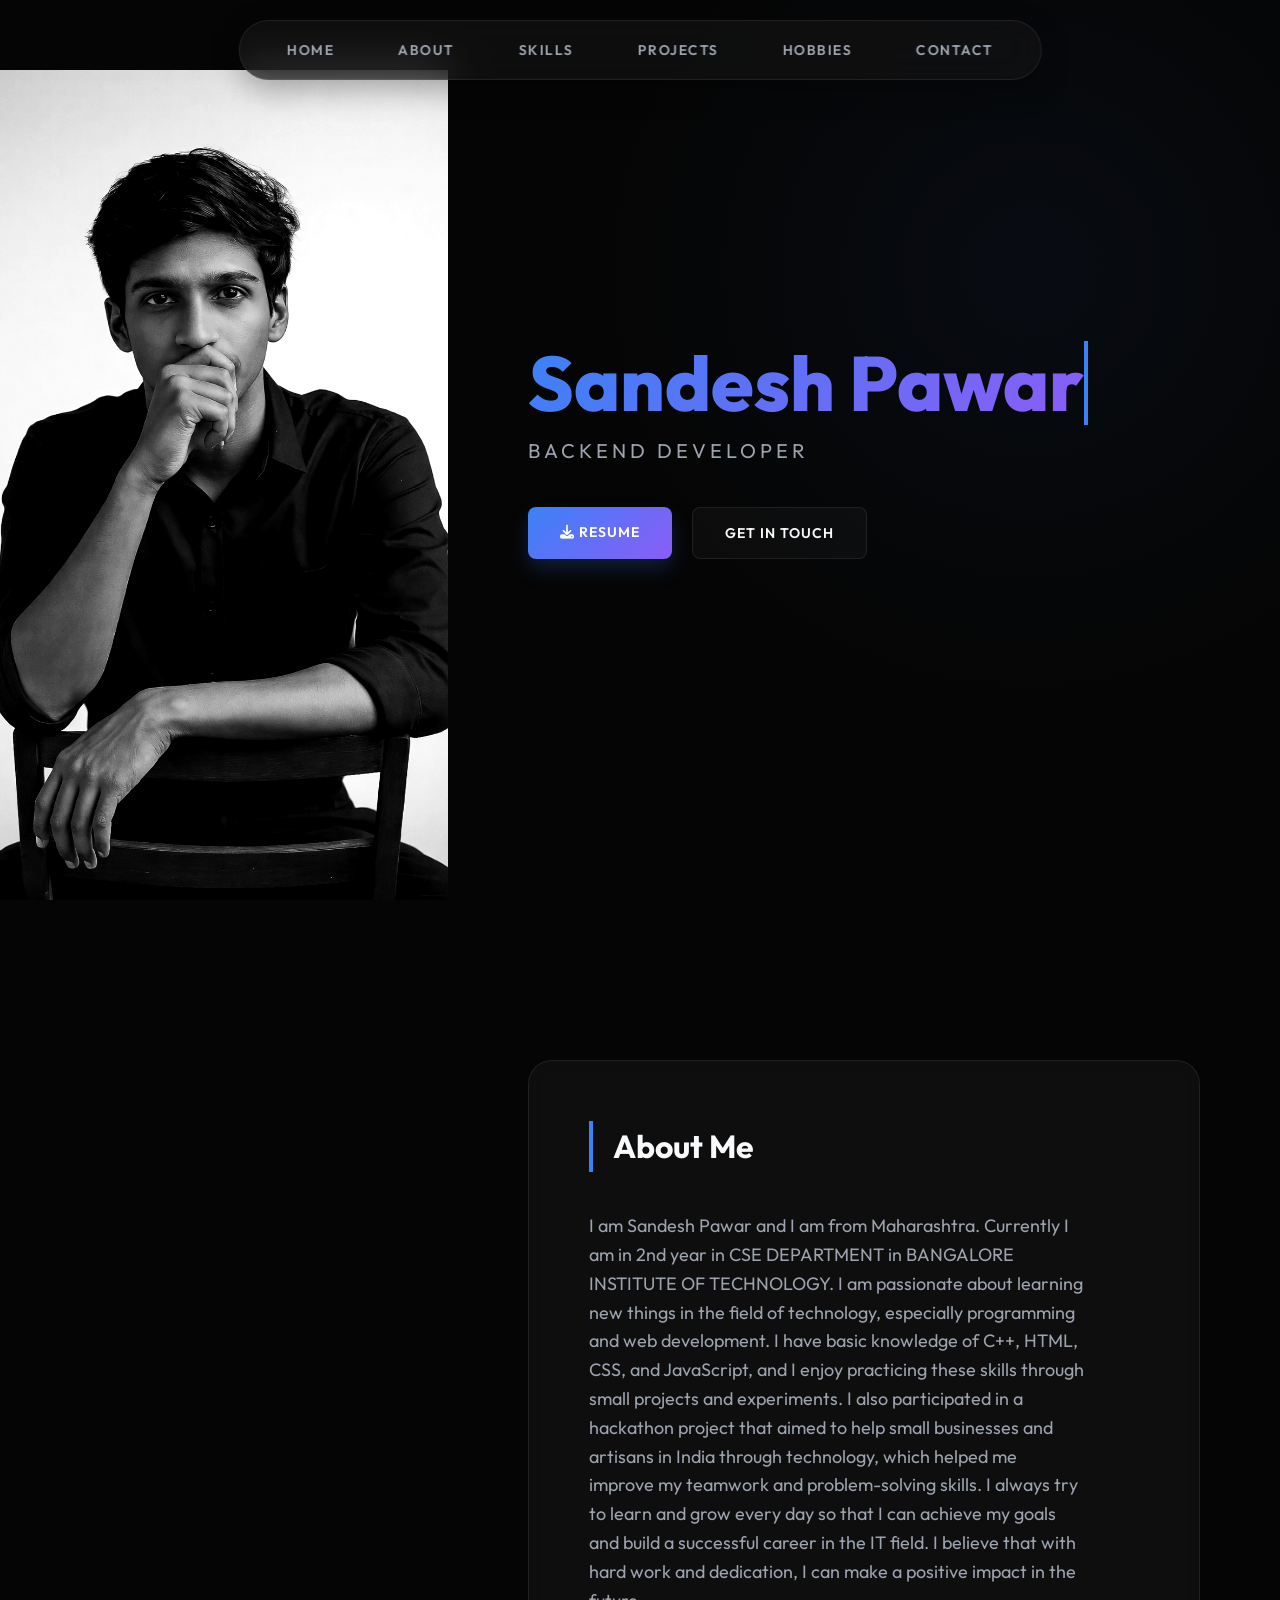
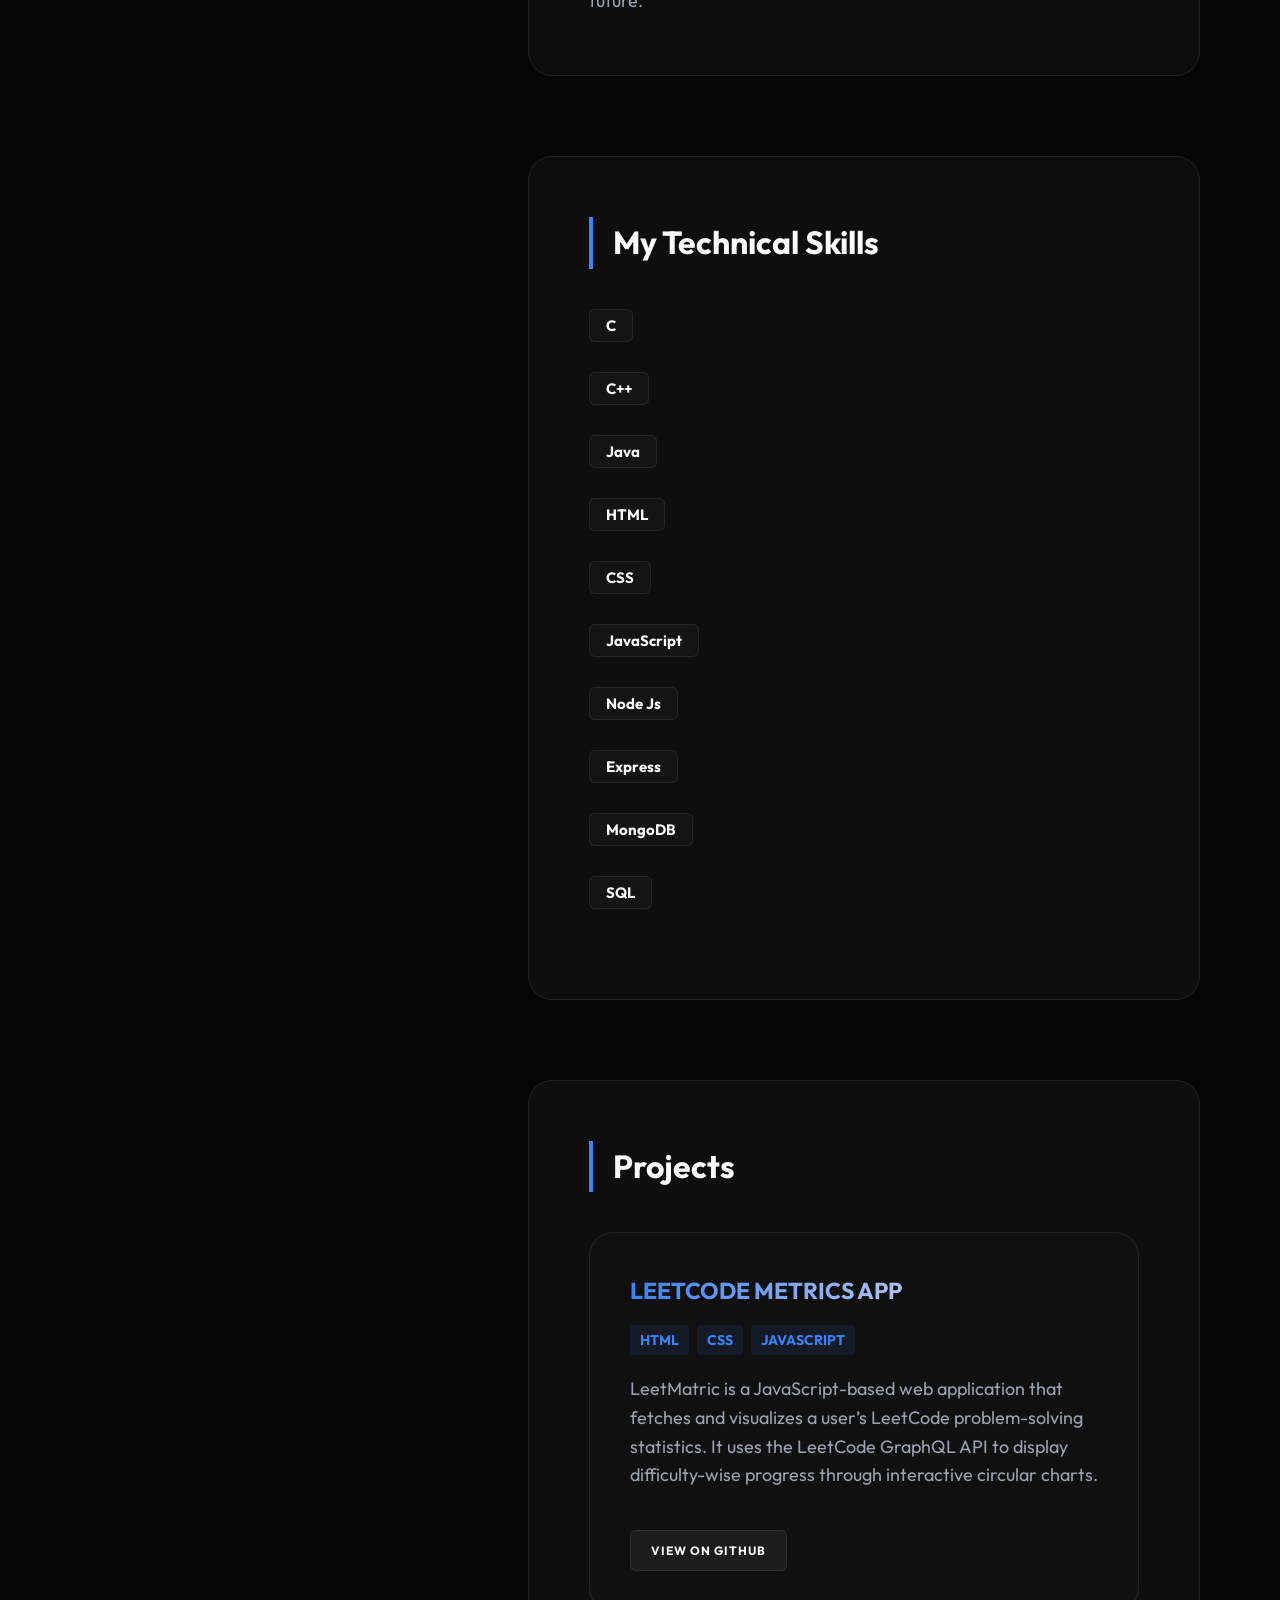
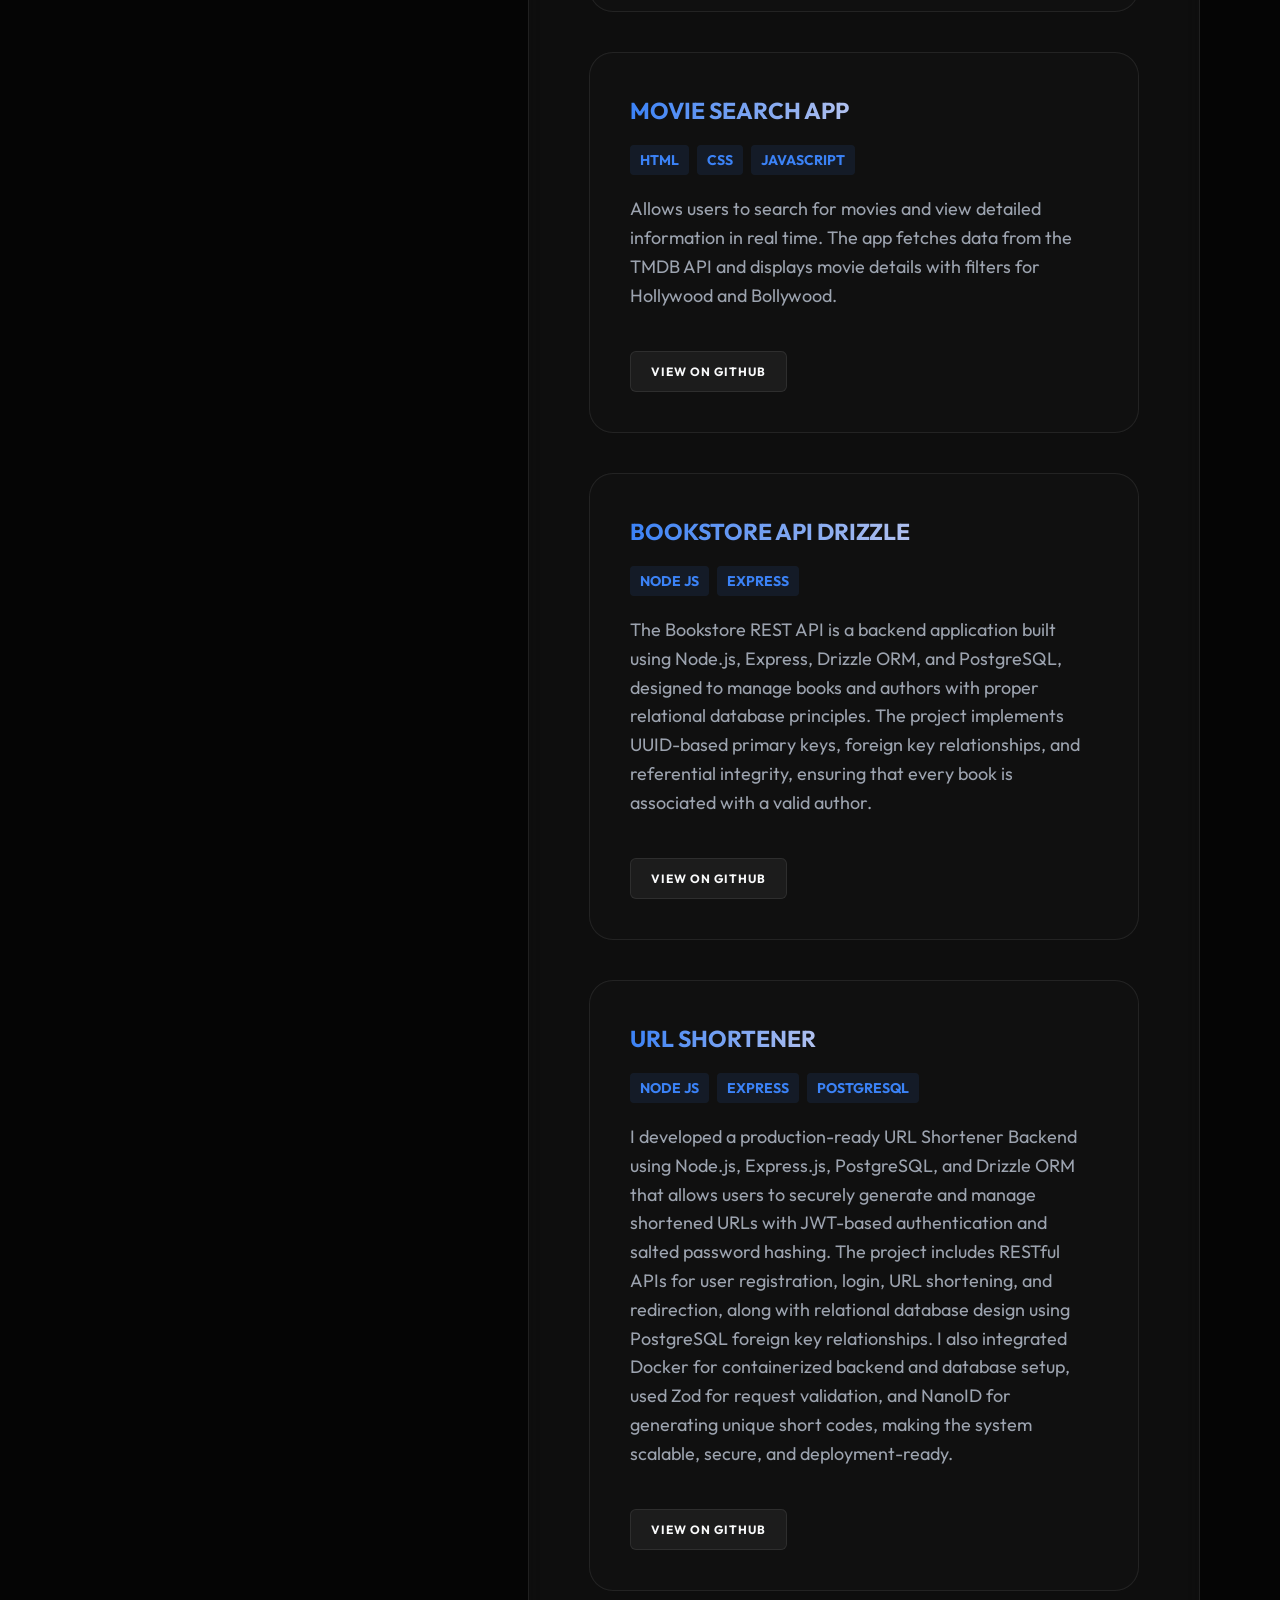
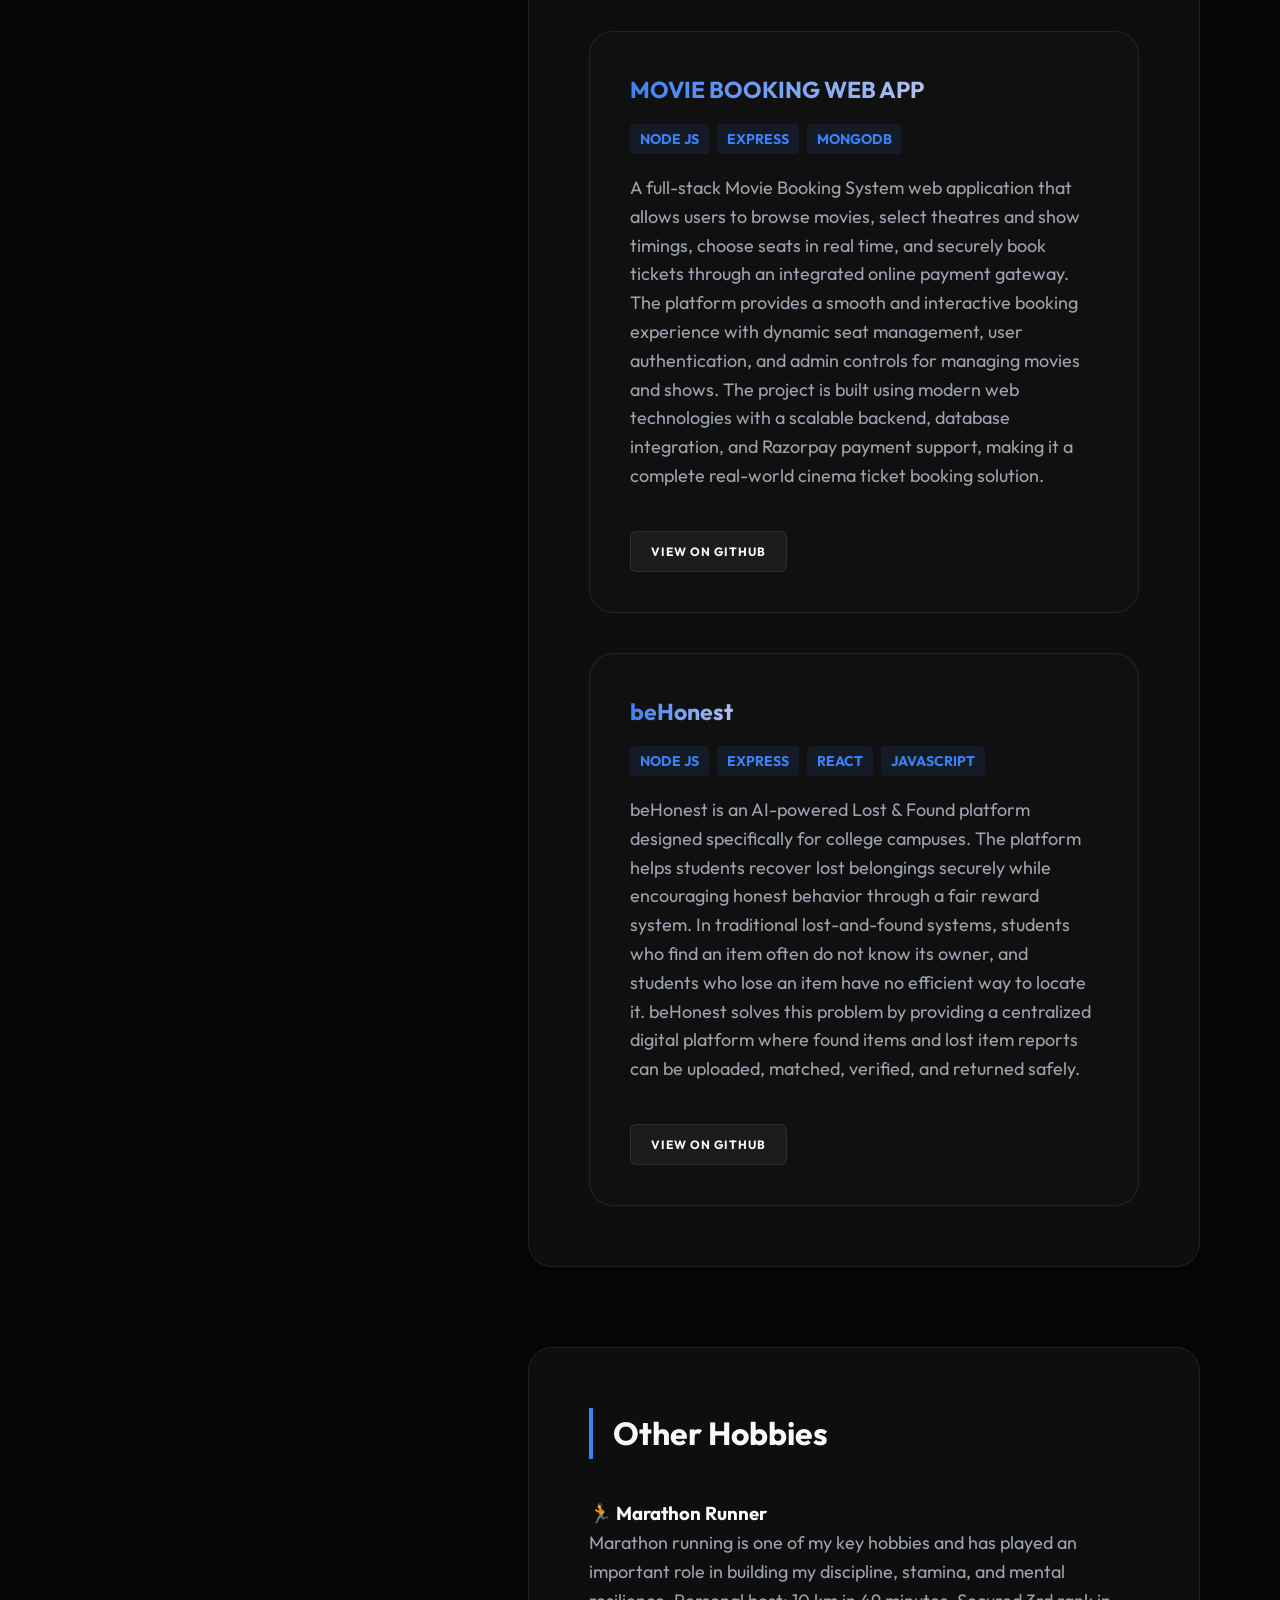
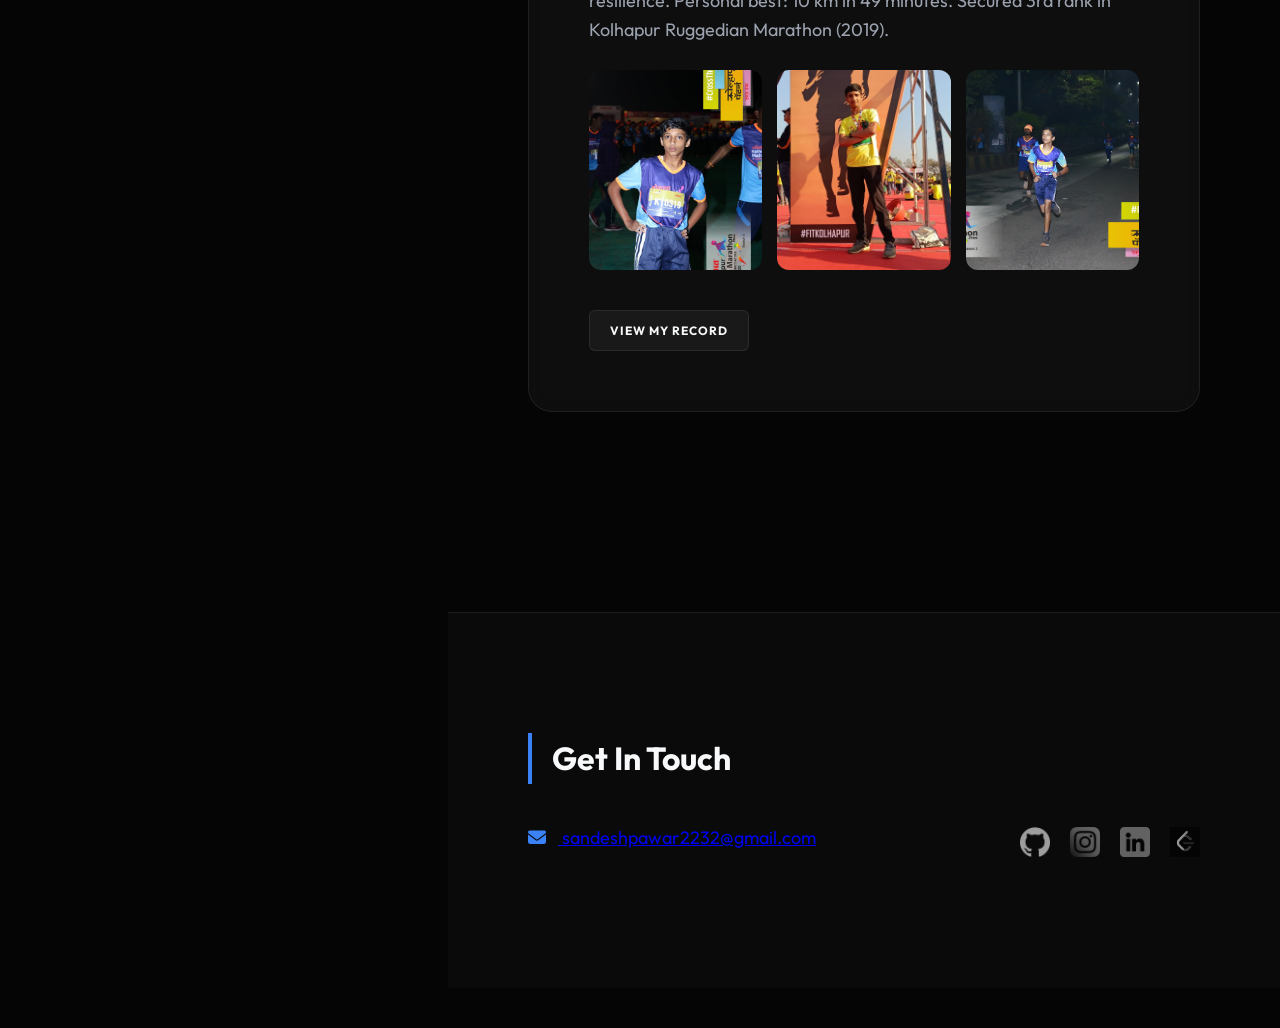
<file: index.html>
<!DOCTYPE html>
<html lang="en">
<head>
    <meta charset="UTF-8">
    <meta name="viewport" content="width=device-width, initial-scale=1.0">
    <meta name="description" content="Sandesh Pawar - Backend Developer Portfolio. Skilled in C++, Node.js, Express, and more.">
    <meta name="author" content="Sandesh Pawar">
    <title>Sandesh Pawar Portfolio</title>
    <link rel="stylesheet" href="https://fonts.googleapis.com/css2?family=Outfit:wght@300;400;600;800&family=Montserrat:wght@400;700&display=swap">
    <link rel="stylesheet" href="https://cdnjs.cloudflare.com/ajax/libs/font-awesome/6.4.0/css/all.min.css">
    <link rel="stylesheet" href="style.css">
</head>
<body>
    
    <!-- Floating Navigation -->
    <nav class="navbar">
        <div class="nav-links">
            <a href="#hero">Home</a>
            <a href="#about">About</a>
            <a href="#skills">Skills</a>
            <a href="#projects">Projects</a>
            <a href="#hobbies">Hobbies</a>
            <a href="#contact">Contact</a>
        </div>
    </nav>

    <div class="container">
        <!-- photo section vertical left side image-->
        <section class="photo animate">
            <img src="public\image.png" alt="Sandesh Pawar Profile Picture">
        </section>

        <!-- hero section -->
        <header id="hero" class="user-card animate">
            <h1 id="main-name">Sandesh Pawar</h1>
            <h4 id="passion">Backend Developer</h4> 
            <div class="hero-btns">
                <a href="public\sandesh-pawar-resume.pdf" target="_blank" rel="noopener noreferrer" class="btn-download"><i class="fas fa-download"></i> Resume</a>
                <a href="#contact" class="btn-contact">Get In Touch</a>
            </div>
        </header>

        <!-- self information -->
        <main class="self-card">
            <!-- about section -->
            <section id="about" class="about animate">
                <h3 class="section-title">About Me</h3>
                <p class="about-text">   I am Sandesh Pawar and I am from Maharashtra. 
                                Currently I am in 2nd year in CSE DEPARTMENT in BANGALORE INSTITUTE OF TECHNOLOGY. 
                                I am passionate about learning new things in the field of technology, especially programming and web development. 
                                I have basic knowledge of C++, HTML, CSS, and JavaScript, and I enjoy practicing these skills through small projects and experiments. 
                                I also participated in a hackathon project that aimed to help small businesses and artisans in India through technology, which helped me improve my teamwork and problem-solving skills. I always try to learn and grow every day so that I can achieve my goals and build a successful career in the IT field. I believe that with hard work and dedication, I can make a positive impact in the future.
                </p>
            </section>

            <!-- skills part should be below the about -->
            <section id="skills" class="skills animate">
                <h3 class="section-title">My Technical Skills</h3>
                
                <div class="skill-wrapper">
                    <div class="skill-info">
                        <button class="skill-tag c" data-info="C is a powerful general-purpose programming language, used for operating systems and embedded systems.">C</button>
                        <!-- <span class="skill-percentage">80%</span> -->
                    </div>
                    <!-- <div class="progress-bar">
                        <div class="progress c-fill"></div>
                    </div> -->
                </div>
                
                <div class="skill-wrapper">
                    <div class="skill-info">
                        <button class="skill-tag cpp" data-info="C++ is an extension of C that adds object-oriented features, widely used for high-performance applications.">C++</button>
                        <!-- <span class="skill-percentage">80%</span> -->
                    </div>
                    <!-- <div class="progress-bar">
                        <div class="progress cpp-fill"></div>
                    </div> -->
                </div>
                <div class="skill-wrapper">
                    <div class="skill-info">
                        <button class="skill-tag java" data-info="Java is a high-level, object-oriented programming language used to build web apps, mobile apps, desktop software, and enterprise systems.">Java</button>
                        <!-- <span class="skill-percentage">80%</span> -->
                    </div>
                    <!-- <div class="progress-bar">
                        <div class="progress c-fill"></div>
                    </div> -->
                </div>
                <div class="skill-wrapper">
                    <div class="skill-info">
                        <button class="skill-tag html" data-info="HTML (HyperText Markup Language) is the standard markup language for creating web pages.">HTML</button>
                        <!-- <span class="skill-percentage">100%</span> -->
                    </div>
                    <!-- <div class="progress-bar">
                        <div class="progress html-fill"></div>
                    </div> -->
                </div>
                <div class="skill-wrapper">
                    <div class="skill-info">
                        <button class="skill-tag css" data-info="CSS (Cascading Style Sheets) is used for describing the presentation of a document written in HTML.">CSS</button>
                        <!-- <span class="skill-percentage">50%</span> -->
                    </div>
                    <!-- <div class="progress-bar">
                        <div class="progress css-fill"></div>
                    </div> -->
                </div>
                <div class="skill-wrapper">
                    <div class="skill-info">
                        <button class="skill-tag js" data-info="JavaScript is a versatile programming language that enables interactive web pages and backend logic.">JavaScript</button>
                        <!-- <span class="skill-percentage">90%</span> -->
                    </div>
                    <!-- <div class="progress-bar">
                        <div class="progress javascript-fill"></div>
                    </div> -->
                </div>
                <div class="skill-wrapper">
                    <div class="skill-info">
                        <button class="skill-tag node" data-info="Node.js is a JavaScript runtime built on Chrome's V8 JavaScript engine for server-side development.">Node Js</button>
                        <!-- <span class="skill-percentage">60%</span> -->
                    </div>
                    <!-- <div class="progress-bar">
                        <div class="progress node-fill"></div>
                    </div> -->
                </div>
                <div class="skill-wrapper">
                    <div class="skill-info">
                        <button class="skill-tag express" data-info="Express.js is a minimal and flexible Node.js web application framework.">Express</button>
                        <!-- <span class="skill-percentage">60%</span> -->
                    </div>
                    <!-- <div class="progress-bar">
                        <div class="progress exp-fill"></div>
                    </div> -->
                </div>
                <div class="skill-wrapper">
                    <div class="skill-info">
                        <button class="skill-tag MongoDB" data-info="MongoDB is a NoSQL database that stores data in flexible JSON-like documents instead of tables.
It is commonly used in modern web applications with Node.js and the MERN stack.">MongoDB</button>
                        <!-- <span class="skill-percentage">100%</span> -->
                    </div>
                    <!-- <div class="progress-bar">
                        <div class="progress html-fill"></div>
                    </div> -->
                </div>
                <div class="skill-wrapper">
                    <div class="skill-info">
                        <button class="skill-tag MongoDB" data-info="SQL (Structured Query Language): A standard language used to store, retrieve, update, and manage data in relational databases.
It is commonly used in modern web applications with Node.js and the MERN stack.">SQL</button>
                        <!-- <span class="skill-percentage">100%</span> -->
                    </div>
                    <!-- <div class="progress-bar">
                        <div class="progress html-fill"></div>
                    </div> -->
                </div>
            </section>




            <!-- <div class="skils animate">
                <h3 id="about-title">My Technical Skills</h3>
                <h2 class="skill-tag cpp">C++</h2>
                <h2 class="skill-tag c">c</h2>
                <h2 class="skill-tag html">HTML</h2>
                <h2 class="skill-tag css">CSS</h2>
                <h2 class="skill-tag js">JavaScript</h2>
                <h2 class="skill-tag node">Node Js</h2>
                <h2 class="skill-tag express">Express</h2>
            </div> -->

            <section id="projects" class="projects">
                <h3 class="section-title">Projects</h3>
                
                <div class="project-grid">
                    <!-- 1st project -->
                    <div class="project-card animate">
                        <div class="project-header">
                            <h3 class="project-name">LEETCODE METRICS APP</h3>
                            <div class="project-tags">
                                <span class="skill-tags html">HTML</span>
                                <span class="skill-tags css">CSS</span>
                                <span class="skill-tags js">JavaScript</span>
                            </div>
                        </div>
                        <p class="description">LeetMatric is a JavaScript-based web application that fetches and visualizes a user’s LeetCode problem-solving statistics. It uses the LeetCode GraphQL API to display difficulty-wise progress through interactive circular charts.</p>
                        <a href="https://github.com/sandeshpawar10/LeetCode-Matrics-App" target="_blank" class="check-it-btn">View on GitHub</a>
                    </div>

                    <!-- 2nd project -->
                    <div class="project-card animate">
                        <div class="project-header">
                            <h3 class="project-name">MOVIE SEARCH APP</h3>
                            <div class="project-tags">
                                <span class="skill-tags html">HTML</span>
                                <span class="skill-tags css">CSS</span>
                                <span class="skill-tags js">JavaScript</span>
                            </div>
                        </div>
                        <p class="description">Allows users to search for movies and view detailed information in real time. The app fetches data from the TMDB API and displays movie details with filters for Hollywood and Bollywood.</p>
                        <a href="https://github.com/sandeshpawar10/Movie-Info-Project" target="_blank" class="check-it-btn">View on GitHub</a>
                    </div>

                    <!-- 3rd project -->
                    <div class="project-card animate">
                        <div class="project-header">
                            <h3 class="project-name">BOOKSTORE API DRIZZLE</h3>
                            <div class="project-tags">
                                <span class="skill-tags node">Node js</span>
                                <span class="skill-tags express">Express</span>
                            </div>
                        </div>
                        <p class="description">The Bookstore REST API is a backend application built using Node.js, Express, Drizzle ORM, and PostgreSQL, designed to manage books and authors with proper relational database principles. The project implements UUID-based primary keys, foreign key relationships, and referential integrity, ensuring that every book is associated with a valid author.</p>
                        <a href="https://github.com/sandeshpawar10/Bookstore-Api-Drizzle-Project/tree/main" target="_blank" class="check-it-btn">View on GitHub</a>
                    </div>

                    <!-- 4th project -->
                    <div class="project-card animate">
                        <div class="project-header">
                            <h3 class="project-name">URL SHORTENER</h3>
                            <div class="project-tags">
                                <span class="skill-tags node">Node Js</span>
                                <span class="skill-tags express">Express</span>
                                <span class="skill-tags pg">PostgreSQL</span>
                            </div>
                        </div>
                        <p class="description">I developed a production-ready URL Shortener Backend using Node.js, Express.js, PostgreSQL, and Drizzle ORM that allows users to securely generate and manage shortened URLs with JWT-based authentication and salted password hashing. The project includes RESTful APIs for user registration, login, URL shortening, and redirection, along with relational database design using PostgreSQL foreign key relationships. I also integrated Docker for containerized backend and database setup, used Zod for request validation, and NanoID for generating unique short codes, making the system scalable, secure, and deployment-ready.</p>
                        <a href="https://github.com/sandeshpawar10/URL-Shortner-Project" target="_blank" class="check-it-btn">View on GitHub</a>
                    </div>

                    <!-- 5TH PROJECT -->
                    <div class="project-card animate">
                        <div class="project-header">
                            <h3 class="project-name">MOVIE BOOKING WEB APP</h3>
                            <div class="project-tags">
                                <span class="skill-tags node">Node js</span>
                                <span class="skill-tags express">Express</span>
                                <span class="skill-tags mongo">MongoDB</span>
                            </div>
                        </div>
                        <p class="description">A full-stack Movie Booking System web application that allows users to browse movies, select theatres and show timings, choose seats in real time, and securely book tickets through an integrated online payment gateway. The platform provides a smooth and interactive booking experience with dynamic seat management, user authentication, and admin controls for managing movies and shows. The project is built using modern web technologies with a scalable backend, database integration, and Razorpay payment support, making it a complete real-world cinema ticket booking solution.</p>
                        <a href="https://github.com/sandeshpawar10/Movie-Booking-App/tree/main" target="_blank" class="check-it-btn">View on GitHub</a>
                    </div>

                    <div class="project-card animate">
                        <div class="project-header">
                            <h3 class="project-name">beHonest</h3>
                            <div class="project-tags">
                                <span class="skill-tags node">Node js</span>
                                <span class="skill-tags express">Express</span>
                                <span class="skill-tags react">React</span>
                                <span class="skill-tags js">JavaScript</span>
                            </div>
                        </div>
                        <p class="description">beHonest is an AI-powered Lost & Found platform designed specifically for college campuses. The platform helps students recover lost belongings securely while encouraging honest behavior through a fair reward system.
In traditional lost-and-found systems, students who find an item often do not know its owner, and students who lose an item have no efficient way to locate it. beHonest solves this problem by providing a centralized digital platform where found items and lost item reports can be uploaded, matched, verified, and returned safely.</p>
                        <a href="https://github.com/sandeshpawar10/beHonest/tree/main" target="_blank" class="check-it-btn">View on GitHub</a>
                    </div>

                </div>
            </section>

            <section id="hobbies" class="hobbies animate">
                <h3 class="section-title">Other Hobbies</h3>
                <div class="hobby-card">
                    <h3 class="hobby-name">🏃 Marathon Runner</h3>
                    <p class="description">Marathon running is one of my key hobbies and has played an important role in building my discipline, stamina, and mental resilience. Personal best: 10 km in 49 minutes. Secured 3rd rank in Kolhapur Ruggedian Marathon (2019).</p>
                    <div class="hobby-gallery">
                        <img src="public\WhatsApp Image 2026-01-02 at 12.48.44 AM.jpeg" alt="Marathon Image 1">
                        <img src="public\WhatsApp Image 2026-01-02 at 12.48.36 AM.jpeg" alt="Marathon Image 2">
                        <img src="public\LKMM_050120_SHREYASH_(479).jpeg" alt="Marathon Image 3">
                    </div>
                    <a href="https://www.townscript.com/e/ruggedian-kolhapur-run-2019-ultra-marathon-123041/results?bib=E10689" target="_blank" class="check-it-btn">View My Record</a>
                </div>

            </section>
        </main>

        



        <!-- contact -->
        <footer id="contact" class="contact-section">
            <h3 class="section-title">Get In Touch</h3>
            <div class="contact-grid">
                <div class="contact-info">
                    <p><i class="fas fa-envelope"></i><a href="mailto:sandeshpawar2232@gmail.com"> <span>sandeshpawar2232@gmail.com</span></a></p>
                </div>
                <!-- connections -->
                <div class="connections">
                    <a href="https://github.com/sandeshpawar10" target="_blank" title="GitHub">
                        <img src="public\github-logo.png" alt="GitHub">
                    </a>
                    <a href="https://www.instagram.com/sandeshpawar__10/?__pwa=1" target="_blank" title="Instagram">
                        <img src="public\instagram.png" alt="Instagram">
                    </a>
                    <a href="https://www.linkedin.com/in/sandesh-pawar-85669832b/" target="_blank" title="LinkedIn">
                        <img src="public\linkedin.png" alt="LinkedIn">
                    </a>
                    <a href="https://leetcode.com/u/sandeshpawar/" target="_blank" title="LeetCode">
                        <img src="public\leercode logo white.jpg" alt="LeetCode">
                    </a>            
                </div>
            </div>
        </footer>

        <!-- Tooltip Element -->
        <div id="tooltip" class="tooltip"></div>

        <script src="script.js"></script>
    </div>
</body>
</html>
</file>
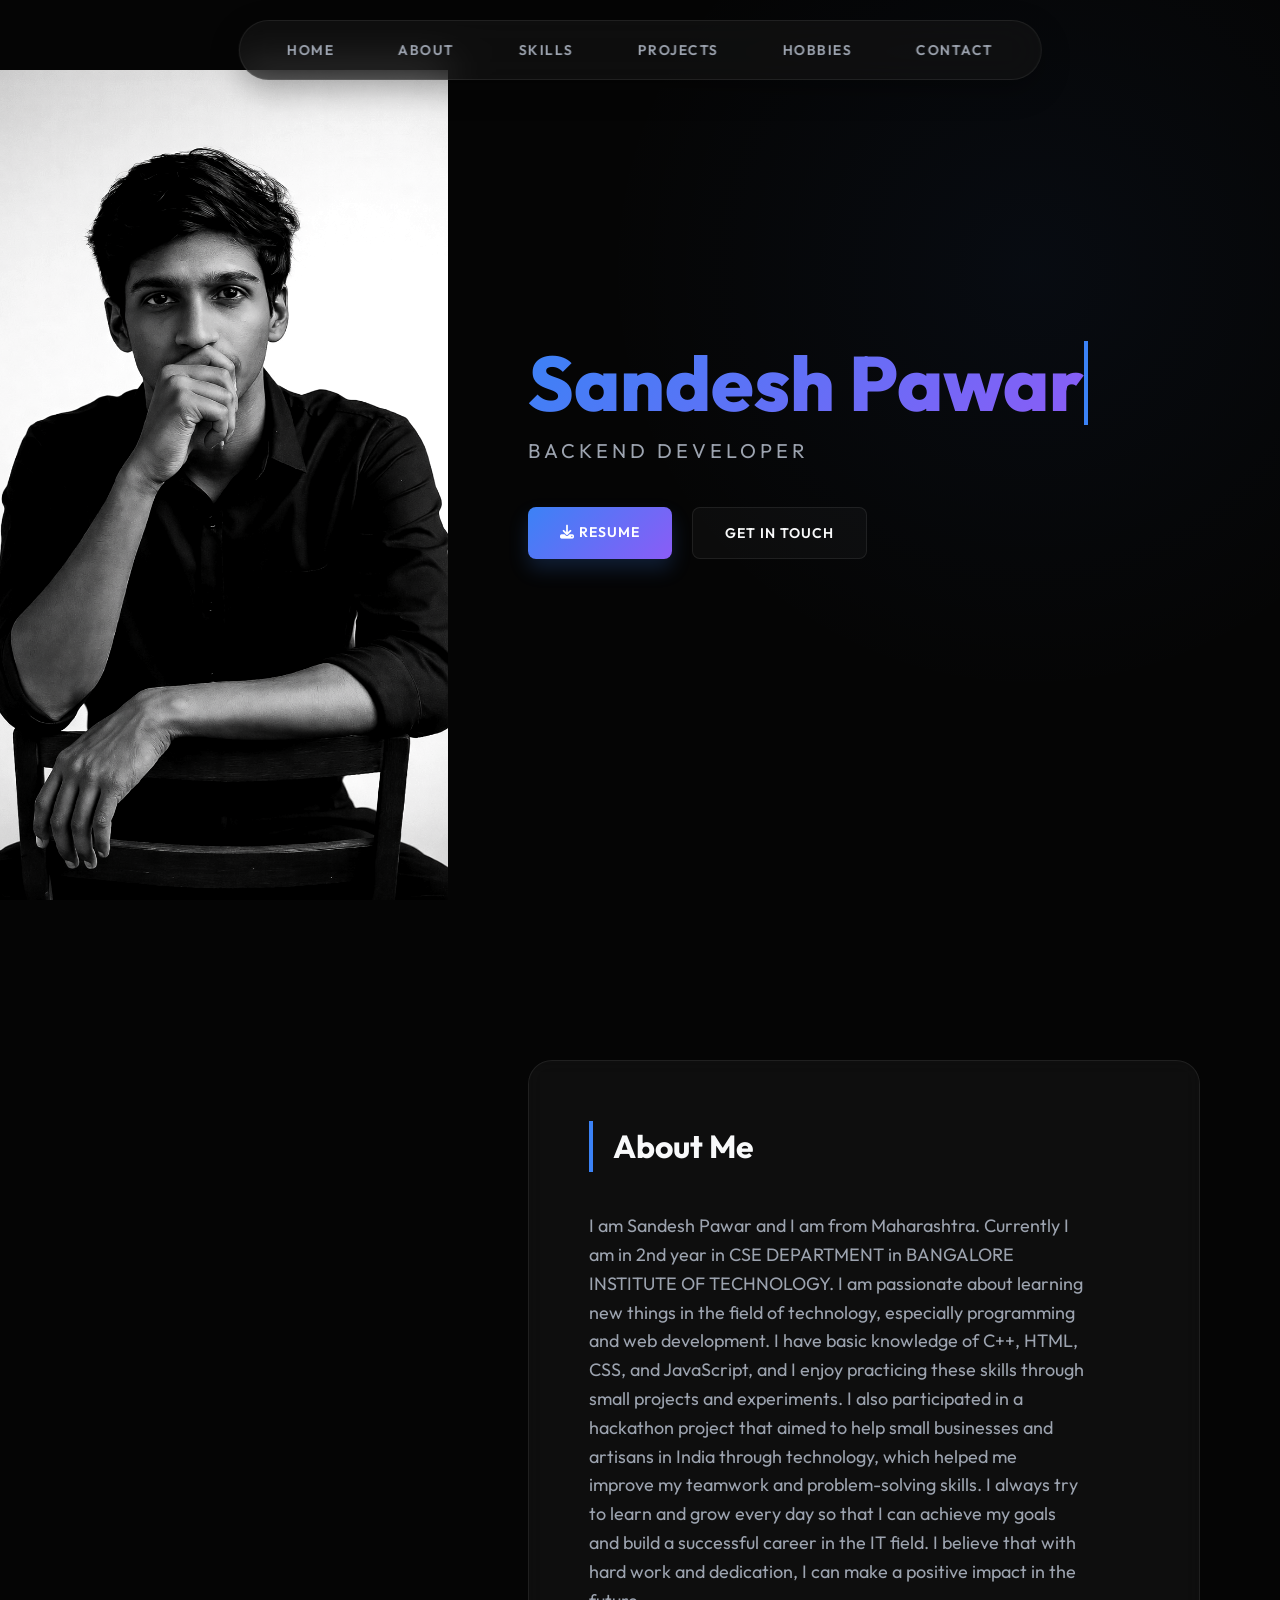
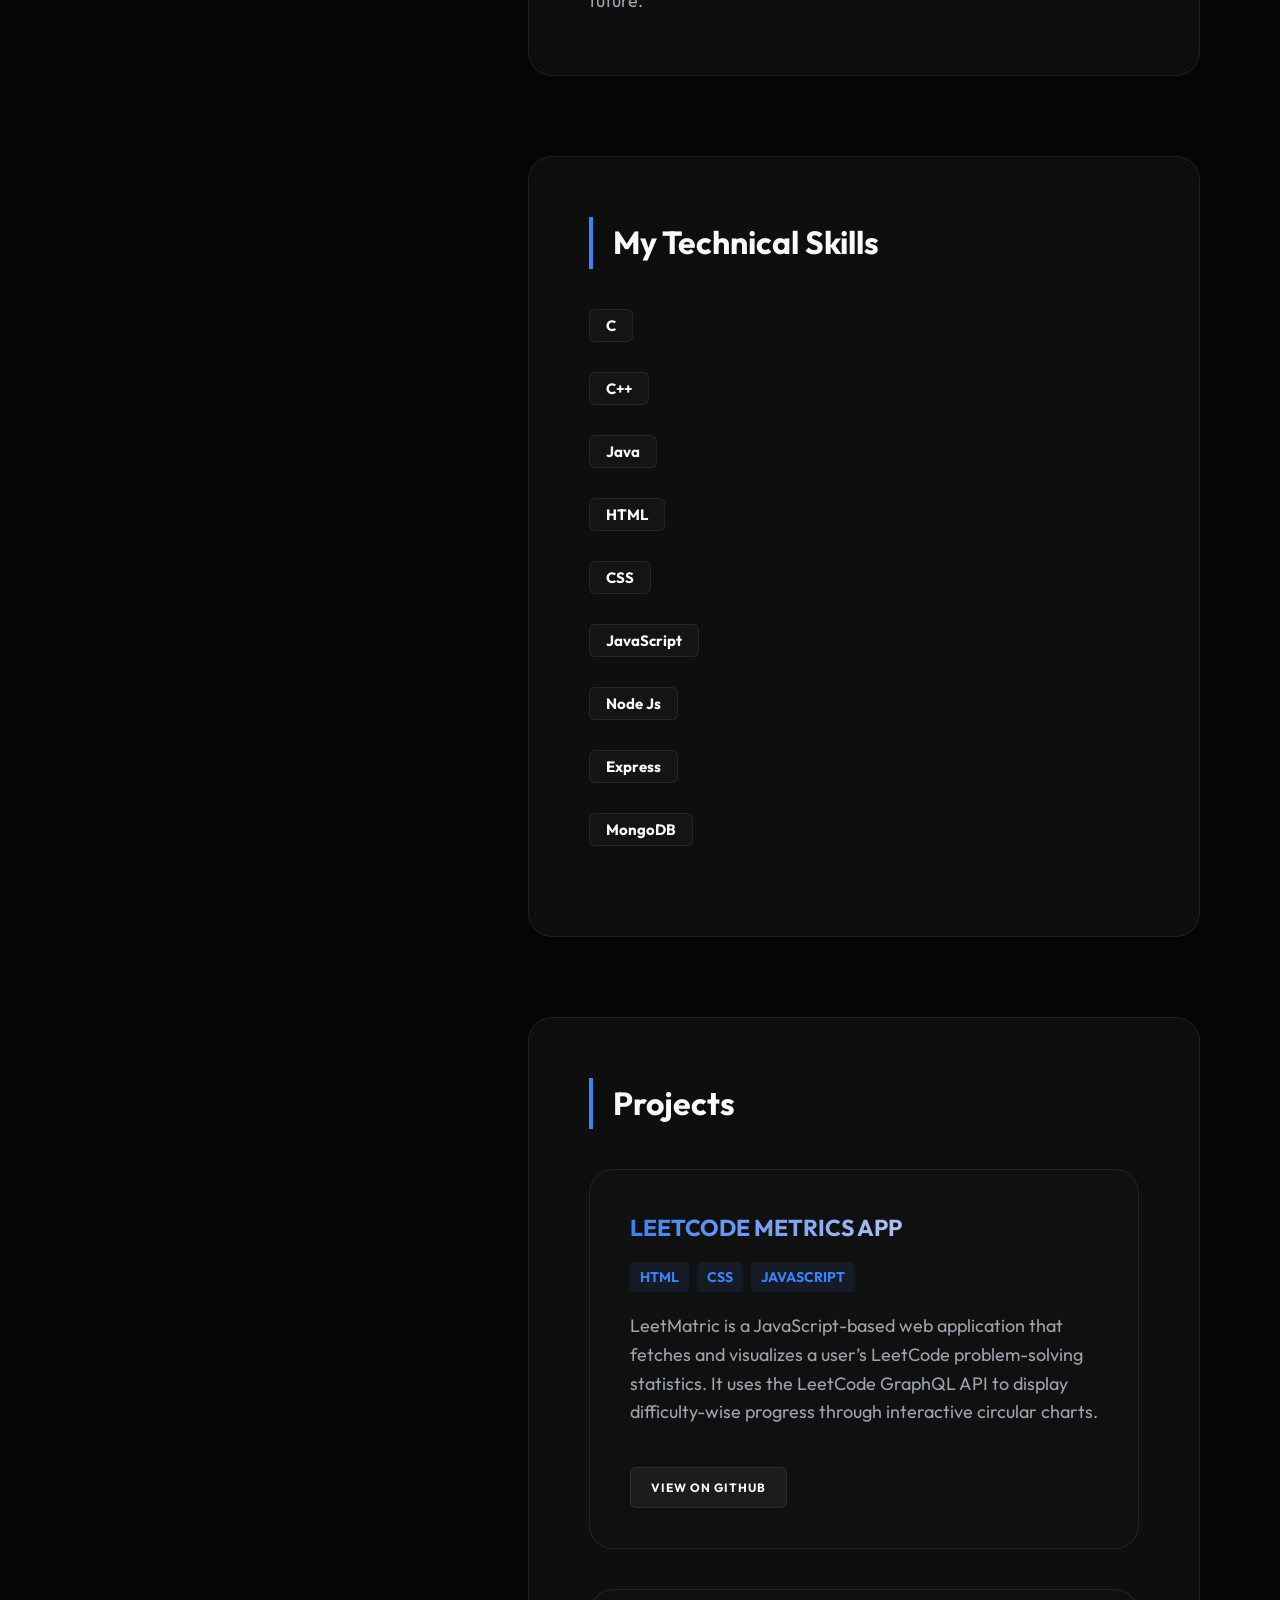
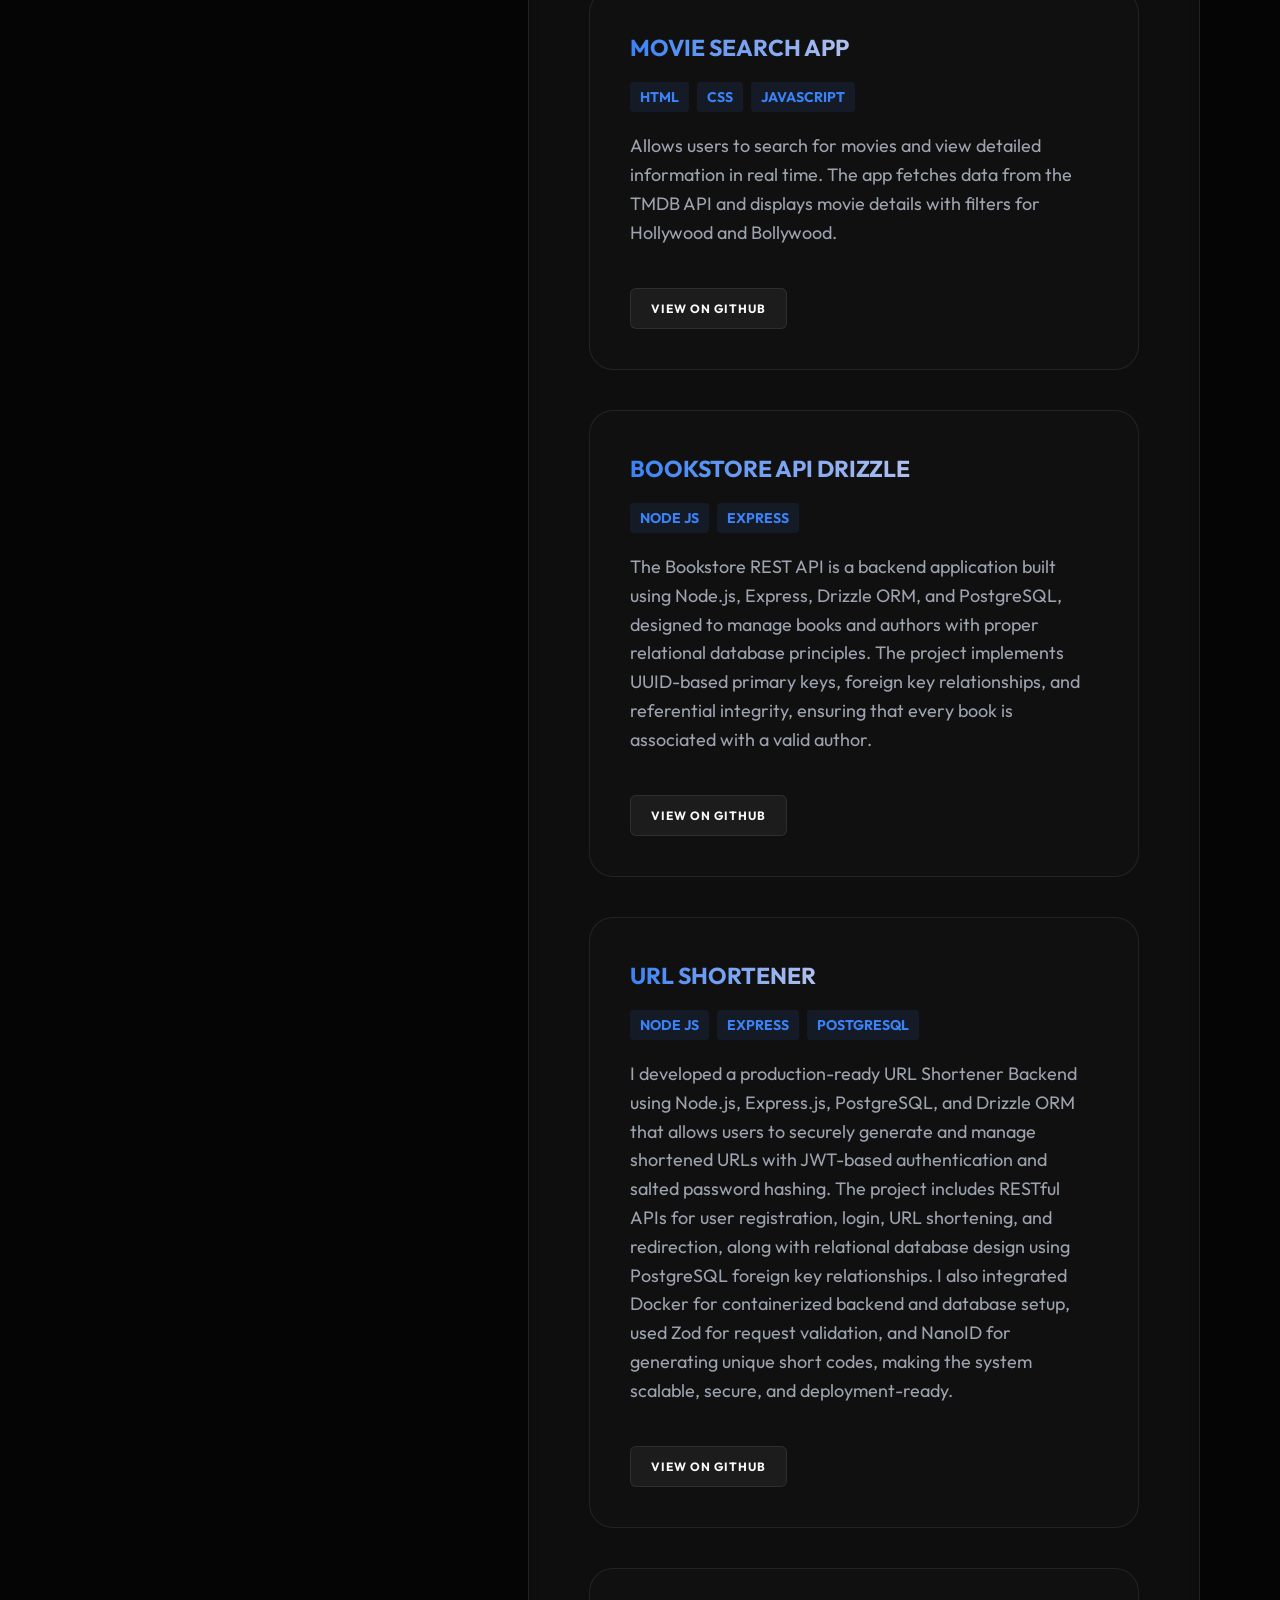
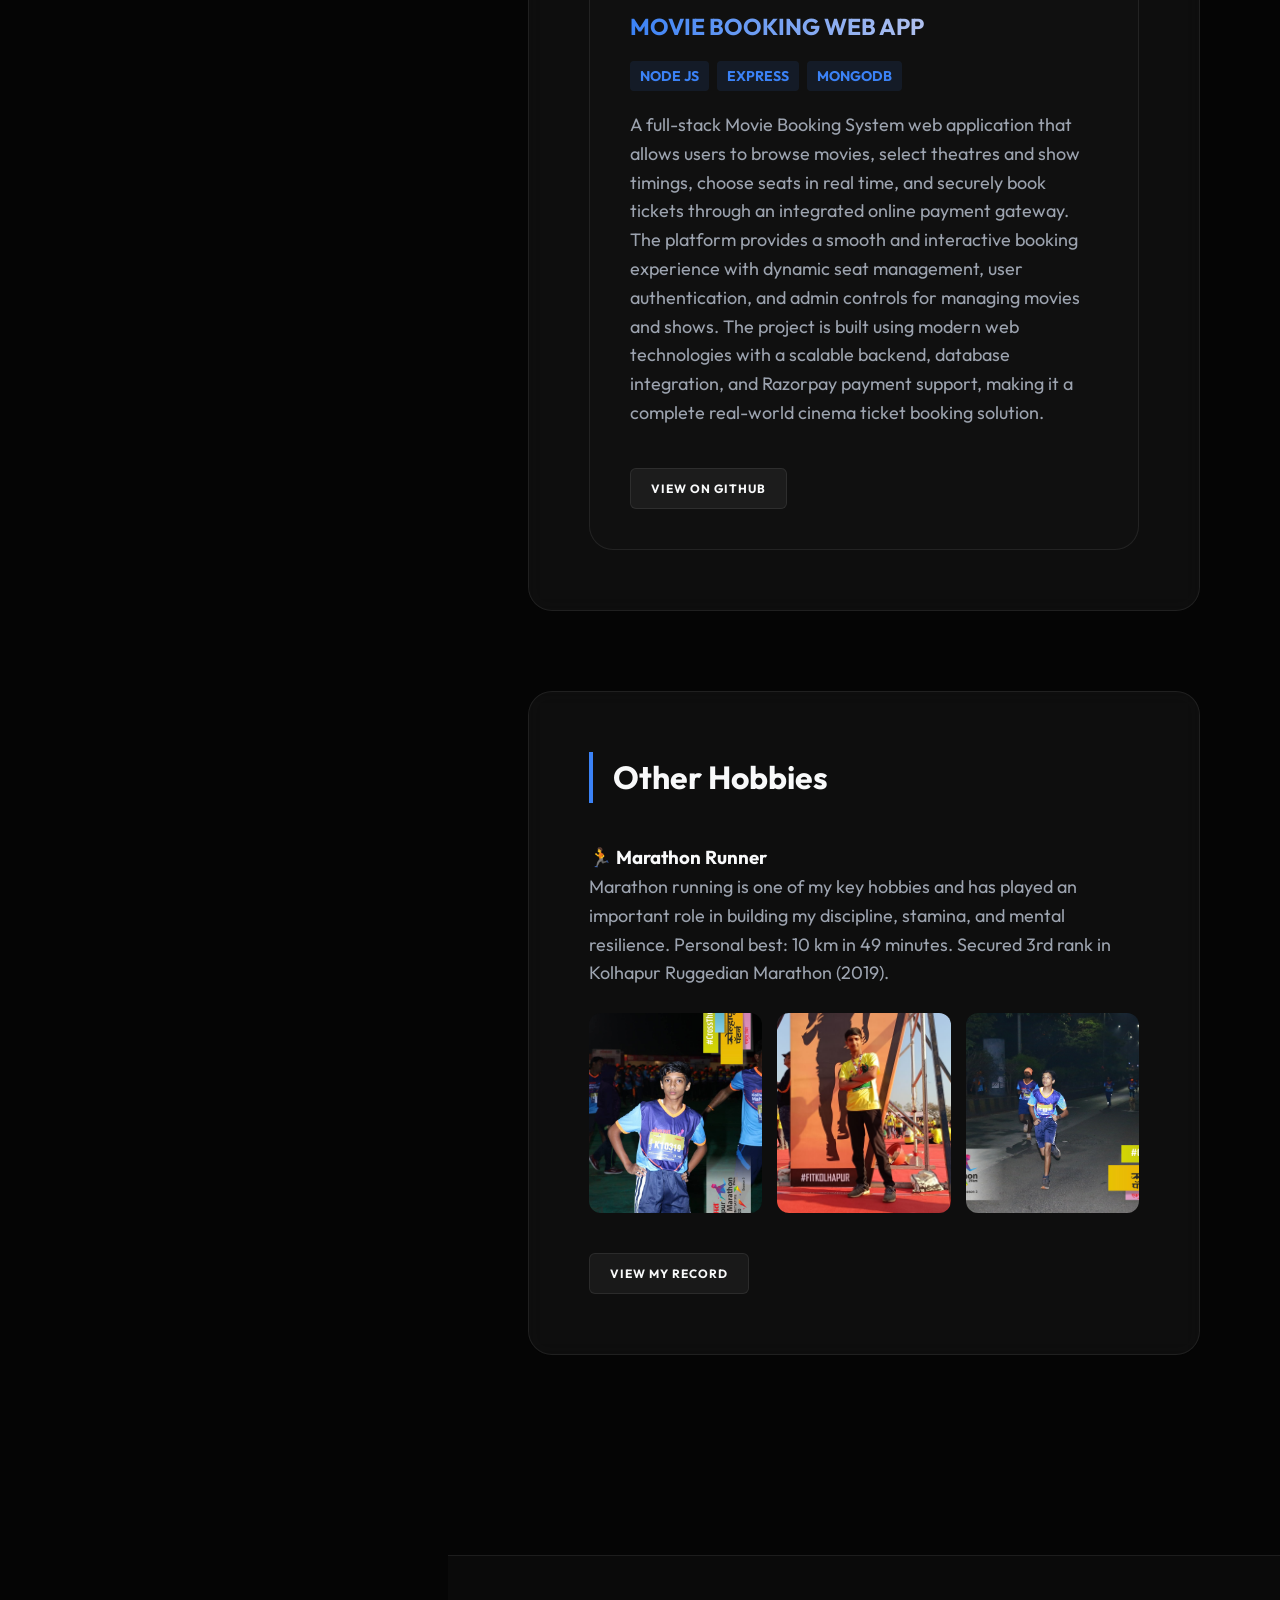
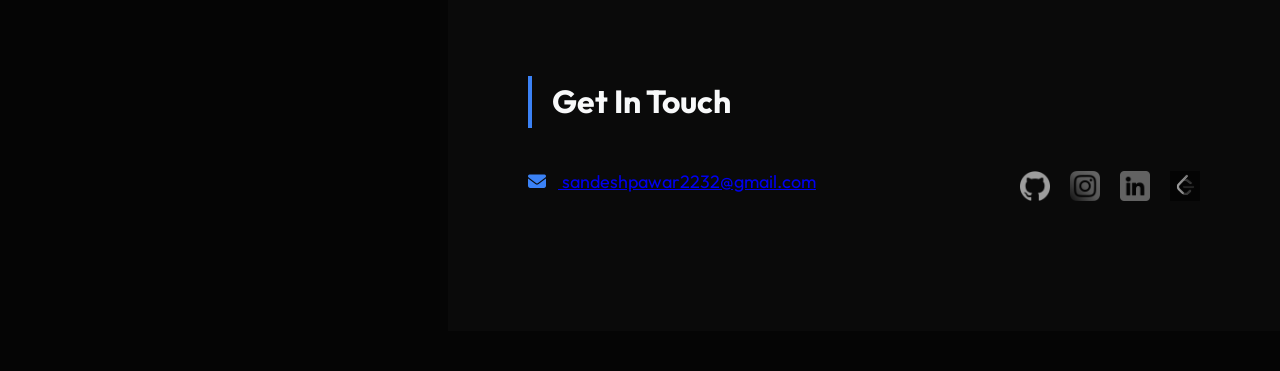
<file: profile.html>
<!DOCTYPE html>
<html lang="en">
<head>
    <meta charset="UTF-8">
    <meta name="viewport" content="width=device-width, initial-scale=1.0">
    <meta name="description" content="Sandesh Pawar - Backend Developer Portfolio. Skilled in C++, Node.js, Express, and more.">
    <meta name="author" content="Sandesh Pawar">
    <title>Sandesh Pawar Portfolio</title>
    <link rel="stylesheet" href="https://fonts.googleapis.com/css2?family=Outfit:wght@300;400;600;800&family=Montserrat:wght@400;700&display=swap">
    <link rel="stylesheet" href="https://cdnjs.cloudflare.com/ajax/libs/font-awesome/6.4.0/css/all.min.css">
    <link rel="stylesheet" href="style.css">
</head>
<body>
    
    <!-- Floating Navigation -->
    <nav class="navbar">
        <div class="nav-links">
            <a href="#hero">Home</a>
            <a href="#about">About</a>
            <a href="#skills">Skills</a>
            <a href="#projects">Projects</a>
            <a href="#hobbies">Hobbies</a>
            <a href="#contact">Contact</a>
        </div>
    </nav>

    <div class="container">
        <!-- photo section vertical left side image-->
        <section class="photo animate">
            <img src="public\image.png" alt="Sandesh Pawar Profile Picture">
        </section>

        <!-- hero section -->
        <header id="hero" class="user-card animate">
            <h1 id="main-name">Sandesh Pawar</h1>
            <h4 id="passion">Backend Developer</h4> 
            <div class="hero-btns">
                <a href="public\sandeshresume_template.pdf" class="btn-download"><i class="fas fa-download"></i> Resume</a>
                <a href="#contact" class="btn-contact">Get In Touch</a>
            </div>
        </header>

        <!-- self information -->
        <main class="self-card">
            <!-- about section -->
            <section id="about" class="about animate">
                <h3 class="section-title">About Me</h3>
                <p class="about-text">   I am Sandesh Pawar and I am from Maharashtra. 
                                Currently I am in 2nd year in CSE DEPARTMENT in BANGALORE INSTITUTE OF TECHNOLOGY. 
                                I am passionate about learning new things in the field of technology, especially programming and web development. 
                                I have basic knowledge of C++, HTML, CSS, and JavaScript, and I enjoy practicing these skills through small projects and experiments. 
                                I also participated in a hackathon project that aimed to help small businesses and artisans in India through technology, which helped me improve my teamwork and problem-solving skills. I always try to learn and grow every day so that I can achieve my goals and build a successful career in the IT field. I believe that with hard work and dedication, I can make a positive impact in the future.
                </p>
            </section>

            <!-- skills part should be below the about -->
            <section id="skills" class="skills animate">
                <h3 class="section-title">My Technical Skills</h3>
                
                <div class="skill-wrapper">
                    <div class="skill-info">
                        <button class="skill-tag c" data-info="C is a powerful general-purpose programming language, used for operating systems and embedded systems.">C</button>
                        <!-- <span class="skill-percentage">80%</span> -->
                    </div>
                    <!-- <div class="progress-bar">
                        <div class="progress c-fill"></div>
                    </div> -->
                </div>
                
                <div class="skill-wrapper">
                    <div class="skill-info">
                        <button class="skill-tag cpp" data-info="C++ is an extension of C that adds object-oriented features, widely used for high-performance applications.">C++</button>
                        <!-- <span class="skill-percentage">80%</span> -->
                    </div>
                    <!-- <div class="progress-bar">
                        <div class="progress cpp-fill"></div>
                    </div> -->
                </div>
                <div class="skill-wrapper">
                    <div class="skill-info">
                        <button class="skill-tag java" data-info="Java is a high-level, object-oriented programming language used to build web apps, mobile apps, desktop software, and enterprise systems.">Java</button>
                        <!-- <span class="skill-percentage">80%</span> -->
                    </div>
                    <!-- <div class="progress-bar">
                        <div class="progress c-fill"></div>
                    </div> -->
                </div>
                <div class="skill-wrapper">
                    <div class="skill-info">
                        <button class="skill-tag html" data-info="HTML (HyperText Markup Language) is the standard markup language for creating web pages.">HTML</button>
                        <!-- <span class="skill-percentage">100%</span> -->
                    </div>
                    <!-- <div class="progress-bar">
                        <div class="progress html-fill"></div>
                    </div> -->
                </div>
                <div class="skill-wrapper">
                    <div class="skill-info">
                        <button class="skill-tag css" data-info="CSS (Cascading Style Sheets) is used for describing the presentation of a document written in HTML.">CSS</button>
                        <!-- <span class="skill-percentage">50%</span> -->
                    </div>
                    <!-- <div class="progress-bar">
                        <div class="progress css-fill"></div>
                    </div> -->
                </div>
                <div class="skill-wrapper">
                    <div class="skill-info">
                        <button class="skill-tag js" data-info="JavaScript is a versatile programming language that enables interactive web pages and backend logic.">JavaScript</button>
                        <!-- <span class="skill-percentage">90%</span> -->
                    </div>
                    <!-- <div class="progress-bar">
                        <div class="progress javascript-fill"></div>
                    </div> -->
                </div>
                <div class="skill-wrapper">
                    <div class="skill-info">
                        <button class="skill-tag node" data-info="Node.js is a JavaScript runtime built on Chrome's V8 JavaScript engine for server-side development.">Node Js</button>
                        <!-- <span class="skill-percentage">60%</span> -->
                    </div>
                    <!-- <div class="progress-bar">
                        <div class="progress node-fill"></div>
                    </div> -->
                </div>
                <div class="skill-wrapper">
                    <div class="skill-info">
                        <button class="skill-tag express" data-info="Express.js is a minimal and flexible Node.js web application framework.">Express</button>
                        <!-- <span class="skill-percentage">60%</span> -->
                    </div>
                    <!-- <div class="progress-bar">
                        <div class="progress exp-fill"></div>
                    </div> -->
                </div>
                <div class="skill-wrapper">
                    <div class="skill-info">
                        <button class="skill-tag MongoDB" data-info="MongoDB is a NoSQL database that stores data in flexible JSON-like documents instead of tables.
It is commonly used in modern web applications with Node.js and the MERN stack.">MongoDB</button>
                        <!-- <span class="skill-percentage">100%</span> -->
                    </div>
                    <!-- <div class="progress-bar">
                        <div class="progress html-fill"></div>
                    </div> -->
                </div>
            </section>




            <!-- <div class="skils animate">
                <h3 id="about-title">My Technical Skills</h3>
                <h2 class="skill-tag cpp">C++</h2>
                <h2 class="skill-tag c">c</h2>
                <h2 class="skill-tag html">HTML</h2>
                <h2 class="skill-tag css">CSS</h2>
                <h2 class="skill-tag js">JavaScript</h2>
                <h2 class="skill-tag node">Node Js</h2>
                <h2 class="skill-tag express">Express</h2>
            </div> -->

            <section id="projects" class="projects">
                <h3 class="section-title">Projects</h3>
                
                <div class="project-grid">
                    <!-- 1st project -->
                    <div class="project-card animate">
                        <div class="project-header">
                            <h3 class="project-name">LEETCODE METRICS APP</h3>
                            <div class="project-tags">
                                <span class="skill-tags html">HTML</span>
                                <span class="skill-tags css">CSS</span>
                                <span class="skill-tags js">JavaScript</span>
                            </div>
                        </div>
                        <p class="description">LeetMatric is a JavaScript-based web application that fetches and visualizes a user’s LeetCode problem-solving statistics. It uses the LeetCode GraphQL API to display difficulty-wise progress through interactive circular charts.</p>
                        <a href="https://github.com/sandeshpawar10/LeetCode-Matrics-App" target="_blank" class="check-it-btn">View on GitHub</a>
                    </div>

                    <!-- 2nd project -->
                    <div class="project-card animate">
                        <div class="project-header">
                            <h3 class="project-name">MOVIE SEARCH APP</h3>
                            <div class="project-tags">
                                <span class="skill-tags html">HTML</span>
                                <span class="skill-tags css">CSS</span>
                                <span class="skill-tags js">JavaScript</span>
                            </div>
                        </div>
                        <p class="description">Allows users to search for movies and view detailed information in real time. The app fetches data from the TMDB API and displays movie details with filters for Hollywood and Bollywood.</p>
                        <a href="https://github.com/sandeshpawar10/Movie-Info-Project" target="_blank" class="check-it-btn">View on GitHub</a>
                    </div>

                    <!-- 3rd project -->
                    <div class="project-card animate">
                        <div class="project-header">
                            <h3 class="project-name">BOOKSTORE API DRIZZLE</h3>
                            <div class="project-tags">
                                <span class="skill-tags node">Node js</span>
                                <span class="skill-tags express">Express</span>
                            </div>
                        </div>
                        <p class="description">The Bookstore REST API is a backend application built using Node.js, Express, Drizzle ORM, and PostgreSQL, designed to manage books and authors with proper relational database principles. The project implements UUID-based primary keys, foreign key relationships, and referential integrity, ensuring that every book is associated with a valid author.</p>
                        <a href="https://github.com/sandeshpawar10/Bookstore-Api-Drizzle-Project/tree/main" target="_blank" class="check-it-btn">View on GitHub</a>
                    </div>

                    <!-- 4th project -->
                    <div class="project-card animate">
                        <div class="project-header">
                            <h3 class="project-name">URL SHORTENER</h3>
                            <div class="project-tags">
                                <span class="skill-tags node">Node Js</span>
                                <span class="skill-tags express">Express</span>
                                <span class="skill-tags pg">PostgreSQL</span>
                            </div>
                        </div>
                        <p class="description">I developed a production-ready URL Shortener Backend using Node.js, Express.js, PostgreSQL, and Drizzle ORM that allows users to securely generate and manage shortened URLs with JWT-based authentication and salted password hashing. The project includes RESTful APIs for user registration, login, URL shortening, and redirection, along with relational database design using PostgreSQL foreign key relationships. I also integrated Docker for containerized backend and database setup, used Zod for request validation, and NanoID for generating unique short codes, making the system scalable, secure, and deployment-ready.</p>
                        <a href="https://github.com/sandeshpawar10/URL-Shortner-Project" target="_blank" class="check-it-btn">View on GitHub</a>
                    </div>

                    <!-- 5TH PROJECT -->
                    <div class="project-card animate">
                        <div class="project-header">
                            <h3 class="project-name">MOVIE BOOKING WEB APP</h3>
                            <div class="project-tags">
                                <span class="skill-tags node">Node js</span>
                                <span class="skill-tags express">Express</span>
                                <span class="skill-tags mongo">MongoDB</span>
                            </div>
                        </div>
                        <p class="description">A full-stack Movie Booking System web application that allows users to browse movies, select theatres and show timings, choose seats in real time, and securely book tickets through an integrated online payment gateway. The platform provides a smooth and interactive booking experience with dynamic seat management, user authentication, and admin controls for managing movies and shows. The project is built using modern web technologies with a scalable backend, database integration, and Razorpay payment support, making it a complete real-world cinema ticket booking solution.</p>
                        <a href="https://github.com/sandeshpawar10/Movie-Booking-App/tree/main" target="_blank" class="check-it-btn">View on GitHub</a>
                    </div>
                </div>
            </section>

            <section id="hobbies" class="hobbies animate">
                <h3 class="section-title">Other Hobbies</h3>
                <div class="hobby-card">
                    <h3 class="hobby-name">🏃 Marathon Runner</h3>
                    <p class="description">Marathon running is one of my key hobbies and has played an important role in building my discipline, stamina, and mental resilience. Personal best: 10 km in 49 minutes. Secured 3rd rank in Kolhapur Ruggedian Marathon (2019).</p>
                    <div class="hobby-gallery">
                        <img src="public\WhatsApp Image 2026-01-02 at 12.48.44 AM.jpeg" alt="Marathon Image 1">
                        <img src="public\WhatsApp Image 2026-01-02 at 12.48.36 AM.jpeg" alt="Marathon Image 2">
                        <img src="public\LKMM_050120_SHREYASH_(479).jpeg" alt="Marathon Image 3">
                    </div>
                    <a href="https://www.townscript.com/e/ruggedian-kolhapur-run-2019-ultra-marathon-123041/results?bib=E10689" target="_blank" class="check-it-btn">View My Record</a>
                </div>

            </section>
        </main>

        



        <!-- contact -->
        <footer id="contact" class="contact-section">
            <h3 class="section-title">Get In Touch</h3>
            <div class="contact-grid">
                <div class="contact-info">
                    <p><i class="fas fa-envelope"></i><a href="mailto:sandeshpawar2232@gmail.com"> <span>sandeshpawar2232@gmail.com</span></a></p>
                </div>
                <!-- connections -->
                <div class="connections">
                    <a href="https://github.com/sandeshpawar10" target="_blank" title="GitHub">
                        <img src="public\github-logo.png" alt="GitHub">
                    </a>
                    <a href="https://www.instagram.com/sandeshpawar__10/?__pwa=1" target="_blank" title="Instagram">
                        <img src="public\instagram.png" alt="Instagram">
                    </a>
                    <a href="https://www.linkedin.com/in/sandesh-pawar-85669832b/" target="_blank" title="LinkedIn">
                        <img src="public\linkedin.png" alt="LinkedIn">
                    </a>
                    <a href="https://leetcode.com/u/sandeshpawar/" target="_blank" title="LeetCode">
                        <img src="public\leercode logo white.jpg" alt="LeetCode">
                    </a>            
                </div>
            </div>
        </footer>

        <!-- Tooltip Element -->
        <div id="tooltip" class="tooltip"></div>

        <script src="script.js"></script>
    </div>
</body>
</html>
</file>
<file: style.css>
/* ===== RESET & ROOT VARIABLES ===== */
* {
    margin: 0;
    padding: 0;
    box-sizing: border-box;
    font-family: 'Outfit', 'Montserrat', sans-serif;
}

:root {
    --bg-dark: #050505;
    --card-bg: rgba(20, 20, 20, 0.6);
    --glass-bg: rgba(255, 255, 255, 0.03);
    --glass-border: rgba(255, 255, 255, 0.08);
    --text-main: #f8f9fa;
    --text-dim: #9ca3af;
    --accent: #3b82f6;
    --accent-glow: rgba(59, 130, 246, 0.4);
    --secondary: #8b5cf6;
    --gradient: linear-gradient(135deg, #3b82f6 0%, #8b5cf6 100%);
    --nav-height: 70px;
}

body {
    background-color: var(--bg-dark);
    color: var(--text-main);
    line-height: 1.6;
    overflow-x: hidden;
    scroll-behavior: smooth;
}

/* ===== NAVIGATION ===== */
.navbar {
    position: fixed;
    top: 20px;
    left: 50%;
    transform: translateX(-50%);
    width: auto;
    max-width: 90%;
    height: 60px;
    padding: 0 30px;
    background: rgba(20, 20, 20, 0.6);
    backdrop-filter: blur(20px);
    -webkit-backdrop-filter: blur(20px);
    z-index: 1000;
    display: flex;
    justify-content: center;
    align-items: center;
    border: 1px solid var(--glass-border);
    border-radius: 50px;
    box-shadow: 0 10px 30px rgba(0, 0, 0, 0.3);
}

.nav-links {
    display: flex;
    gap: 30px;
}

.nav-links a {
    color: var(--text-dim);
    text-decoration: none;
    font-size: 14px;
    font-weight: 600;
    text-transform: uppercase;
    letter-spacing: 1.5px;
    transition: all 0.4s cubic-bezier(0.4, 0, 0.2, 1);
    padding: 8px 16px;
    border-radius: 20px;
    border: 1px solid transparent; /* Prevents layout shift */
    position: relative;
}

.nav-links a:hover {
    color: var(--text-main);
    background: rgba(255, 255, 255, 0.08);
    backdrop-filter: blur(8px);
    -webkit-backdrop-filter: blur(8px);
    border: 1px solid rgba(255, 255, 255, 0.15);
    text-shadow: 0 0 12px var(--accent-glow);
    transform: translateY(-2px) scale(1.05);
}

.nav-links a:active {
    transform: translateY(0) scale(0.95);
}

/* ===== MAIN LAYOUT ===== */
.container {
    display: grid;
    grid-template-columns: 35% 65%;
    min-height: 100vh;
}

.photo {
    position: fixed;
    left: 0;
    top: var(--nav-height);
    width: 35%;
    height: calc(100vh - var(--nav-height));
    z-index: 10;
    overflow: hidden;
}

.photo img {
    width: 100%;
    height: 100%;
    object-fit: cover;
    object-position: top center; /* Ensures head isn't cut off */
    filter: grayscale(20%) contrast(1.1);
    transition: transform 0.8s cubic-bezier(0.2, 0.8, 0.2, 1);
}

.photo:hover img {
    transform: scale(1.05);
    filter: grayscale(0%);
}

.user-card, .self-card, .contact-section {
    grid-column: 2;
    padding: 120px 80px; /* Increased padding for better section spacing */
}

/* Ensure all main sections have consistent vertical spacing */
section, header, footer {
    margin-bottom: 40px;
}

/* ===== HERO SECTION ===== */
.user-card {
    height: 100vh;
    display: flex;
    flex-direction: column;
    justify-content: center;
    background: radial-gradient(circle at 70% 30%, rgba(59, 130, 246, 0.05) 0%, transparent 50%);
}

#main-name {
    font-size: clamp(40px, 6vw, 90px);
    font-weight: 800;
    line-height: 1.1;
    margin-bottom: 10px;
    background: var(--gradient);
    -webkit-background-clip: text;
    -webkit-text-fill-color: transparent;
    display: block;
    width: fit-content;
    overflow: hidden; 
    white-space: nowrap; 
    border-right: 4px solid var(--accent);
    
    /* Continuous Typing Animation */
    animation: 
        continuousTyping 6s steps(13, end) infinite,
        blink 0.8s step-end infinite;
}

@keyframes continuousTyping {
    0%, 10% { width: 0; }
    40%, 60% { width: 100%; }
    90%, 100% { width: 0; }
}

@keyframes blink {
    from, to { border-color: transparent; }
    50% { border-color: var(--accent); }
}

@keyframes shine {
  0% {
    background-position: 150% center;
  }
  100% {
    background-position: -50% center;
  }
}

#passion {
    font-size: 20px;
    font-weight: 400;
    letter-spacing: 4px;
    text-transform: uppercase;
    margin-bottom: 40px;
    opacity: 0;
    display: inline-block;
    
    /* Shiny Text Properties */
    background: linear-gradient(120deg, var(--text-dim) 0%, var(--text-dim) 35%, #ffffff 50%, var(--text-dim) 65%, var(--text-dim) 100%);
    background-size: 200% auto;
    background-clip: text;
    -webkit-background-clip: text;
    -webkit-text-fill-color: transparent;
    
    /* Animations */
    animation: 
        fadeInUp 1s ease-out forwards 0.5s,
        shine 4s linear infinite 1.5s;
}

@keyframes fadeInUp {
    from {
        opacity: 0;
        transform: translateY(15px);
    }
    to {
        opacity: 1;
        transform: translateY(0);
    }
}

.hero-btns {
    display: flex;
    gap: 20px;
}

.btn-download, .btn-contact {
    padding: 14px 32px;
    justify-content: center;
    align-items: center;
    border-radius: 8px;
    text-decoration: none;
    font-weight: 600;
    font-size: 14px;
    text-transform: uppercase;
    letter-spacing: 1px;
    transition: all 0.4s cubic-bezier(0.175, 0.885, 0.32, 1.275);
    cursor: pointer;
}

.check-it-btn {
    padding: 10px 20px;
    font-size: 12px;
    font-weight: 700;
    text-transform: uppercase;
    letter-spacing: 1px;
    border-radius: 6px;
    text-decoration: none;
    transition: all 0.3s ease;
    display: inline-flex;
    align-items: center;
    justify-content: center;
    width: fit-content;
}

.btn-download {
    background: var(--gradient);
    color: white;
    box-shadow: 0 10px 20px rgba(59, 130, 246, 0.2);
}

.btn-contact {
    background: var(--glass-bg);
    color: var(--text-main);
    border: 1px solid var(--glass-border);
}

.check-it-btn {
    background: rgba(255, 255, 255, 0.05);
    color: var(--text-main);
    border: 1px solid var(--glass-border);
    margin-top: 15px;
}

.btn-download:hover {
    transform: translateY(-5px);
    box-shadow: 0 15px 30px rgba(59, 130, 246, 0.4);
}

.btn-contact:hover {
    background: var(--glass-border);
    transform: translateY(-5px);
    border-color: var(--accent);
}

.check-it-btn:hover {
    background: var(--accent);
    color: white;
    border-color: var(--accent);
    transform: scale(1.05);
    box-shadow: 0 5px 15px var(--accent-glow);
}

/* ===== SECTION TITLES ===== */
.section-title {
    font-size: 32px;
    font-weight: 700;
    margin-bottom: 40px;
    position: relative;
    padding-left: 20px;
    border-left: 4px solid var(--accent);
}

/* ===== COMMON SECTION STYLES ===== */
.about, .skills, .projects, .hobbies {
    background: var(--card-bg);
    padding: 60px;
    border-radius: 24px;
    border: 1px solid var(--glass-border);
    backdrop-filter: blur(10px);
    margin-bottom: 80px; /* Consistent spacing between sections */
}

/* ===== ABOUT SECTION ===== */
.about-text {
    font-size: 18px;
    color: var(--text-dim);
    max-width: 90%;
}

/* ===== SKILLS SECTION ===== */
.skills {
    /* Styles inherited from common section styles */
}

.skill-wrapper {
    margin-bottom: 30px;
}

.skill-info {
    display: flex;
    justify-content: space-between;
    align-items: center;
    margin-bottom: 12px;
}

.skill-tag {
    background: var(--glass-bg);
    border: 1px solid var(--glass-border);
    color: var(--text-main);
    padding: 6px 16px;
    border-radius: 6px;
    font-size: 15px;
    font-weight: 700;
    transition: all 0.3s ease;
}

.skill-tag:hover {
    background: var(--accent);
    border-color: var(--accent);
    transform: scale(1.05);
}

.progress-bar {
    width: 100%;
    height: 6px;
    background: rgba(255, 255, 255, 0.05);
    border-radius: 10px;
    overflow: hidden;
}

.progress {
    height: 100%;
    background: var(--gradient);
    border-radius: 10px;
    width: 0;
    transition: width 1.5s cubic-bezier(0.1, 0.42, 0.41, 1);
}

/* ===== PROJECTS GRID ===== */
.project-grid {
    display: flex;
    flex-direction: column;
    gap: 40px;
}

.project-card {
    background: var(--card-bg);
    padding: 40px;
    border-radius: 24px;
    border: 1px solid var(--glass-border);
    transition: all 0.4s ease;
    display: flex;
    flex-direction: column;
    width: 100%;
}

.project-card:hover {
    transform: translateY(-10px);
    border-color: var(--accent);
    background: rgba(255, 255, 255, 0.05);
    box-shadow: 0 20px 40px rgba(0, 0, 0, 0.4);
}

.project-name {
    font-size: 23px;
    margin-bottom: 15px;
    display: inline-block;
    
    /* Gradient Text Properties */
    background: linear-gradient(to right, #3b82f6, #ebe0eb, #3b82f6);
    background-size: 300% 100%;
    background-clip: text;
    -webkit-background-clip: text;
    color: transparent;
    -webkit-text-fill-color: transparent;
    
    /* Animation */
    animation: projectGradient 8s linear infinite alternate; 
}

@keyframes projectGradient {
  0% {
    background-position: 0% 50%;
  }
  100% {
    background-position: 100% 50%;
  }
}

.project-tags {
    display: flex;
    flex-wrap: wrap;
    gap: 8px;
    margin-bottom: 20px;
}

.skill-tags {
    font-size: 14px;
    padding: 4px 10px;
    border-radius: 4px;
    background: rgba(59, 130, 246, 0.1);
    color: var(--accent);
    font-weight: 700;
    text-transform: uppercase;
}

.description {
    color: var(--text-dim);
    font-size: 18px;
    margin-bottom: 25px;
    flex-grow: 1;
}

/* ===== HOBBIES SECTION ===== */
/* .hobbies animate{
    margin-top: 10%;
} */
.hobby-card {
    background: transparent;
    padding: 0;
    border: none;
}

.hobby-gallery {
    display: grid;
    grid-template-columns: repeat(3, 1fr);
    gap: 15px;
    margin: 25px 0;
}

.hobby-gallery img {
    width: 100%;
    height: 200px;
    object-fit: cover;
    border-radius: 12px;
    transition: all 0.4s ease;
}

.hobby-gallery img:hover {
    transform: scale(1.05);
    filter: brightness(1.2);
}

/* ===== FOOTER & CONTACT ===== */
.contact-section {
    background: rgba(255, 255, 255, 0.02);
    border-top: 1px solid var(--glass-border);
}

.contact-grid {
    display: flex;
    justify-content: space-between;
    align-items: center;
}

.contact-info p {
    font-size: 18px;
    margin-bottom: 15px;
    color: var(--text-dim);
}

.contact-info i {
    width: 30px;
    color: var(--accent);
}

.connections {
    display: flex;
    gap: 20px;
}

.connections img {
    width: 30px;
    height: 30px;
    filter: grayscale(1) invert(1) opacity(0.6);
    transition: all 0.3s ease;
}

.connections img:hover {
    filter: grayscale(0) invert(0) opacity(1) drop-shadow(0 0 10px var(--accent-glow));
    transform: translateY(-5px) scale(1.2);
}

/* ===== TOOLTIP ===== */
.tooltip {
    position: fixed;
    background: rgba(255, 255, 255, 0.1);
    backdrop-filter: blur(10px);
    border: 1px solid rgba(255, 255, 255, 0.2);
    color: white;
    padding: 12px 18px;
    border-radius: 10px;
    font-size: 17px;
    max-width: 250px;
    z-index: 2000;
    pointer-events: none;
    opacity: 0;
    transform: translateY(10px);
    transition: opacity 0.3s, transform 0.3s;
    box-shadow: 0 10px 30px rgba(0, 0, 0, 0.5);
}

.tooltip.active {
    opacity: 1;
    transform: translateY(0);
}

/* ===== ANIMATIONS ===== */
.animate {
    opacity: 0;
    transform: translateY(30px);
    transition: all 0.8s cubic-bezier(0.2, 0.8, 0.2, 1);
}

.animate.reveal {
    opacity: 1;
    transform: translateY(0);
}

/* ===== RESPONSIVE ===== */
@media (max-width: 1024px) {
    .container { grid-template-columns: 1fr; }
    .photo { 
        position: relative; 
        width: 100%; 
        height: auto; 
        min-height: 350px;
        top: 0; 
        margin-top: 140px; 
        background: var(--bg-dark);
        overflow: visible;
    }
    .photo img {
        width: 100%;
        height: auto;
        display: block;
        object-fit: cover;
        object-position: top center;
    }
    .user-card, .self-card, .contact-section { 
        grid-column: 1; 
        padding: 40px 20px; 
    }
    .nav-links { gap: 15px; }
}

@media (max-width: 768px) {
    .navbar {
        width: 95%;
        height: auto;
        min-height: 50px;
        padding: 10px 20px;
        top: 10px;
    }
    .nav-links { 
        display: flex; 
        flex-wrap: wrap; 
        justify-content: center;
        gap: 8px 15px; 
    }
    .nav-links a {
        font-size: 11px;
        padding: 4px 8px;
    }
    .photo {
        height: 50vh;
        margin-top: 110px;
    }
    .user-card {
        min-height: auto;
        padding: 40px 20px;
        text-align: center;
        align-items: center;
    }
    #main-name {
        font-size: clamp(32px, 10vw, 48px);
        white-space: normal; /* Allow name to wrap if needed on mobile */
        border-right: none;
        animation: none; /* Disable typing animation on very small screens for better UX */
        width: 100%;
        -webkit-text-fill-color: transparent;
        background: var(--gradient);
        -webkit-background-clip: text;
        color: transparent;
    }
    #passion {
        font-size: 16px;
        letter-spacing: 2px;
    }
    .hero-btns {
        flex-direction: column;
        width: 100%;
        gap: 15px;
    }
    .btn-download, .btn-contact {
        width: 100%;
    }
    .hobby-gallery { grid-template-columns: 1fr; }
    .contact-grid { flex-direction: column; gap: 30px; align-items: center; text-align: center; }
}
</file>
